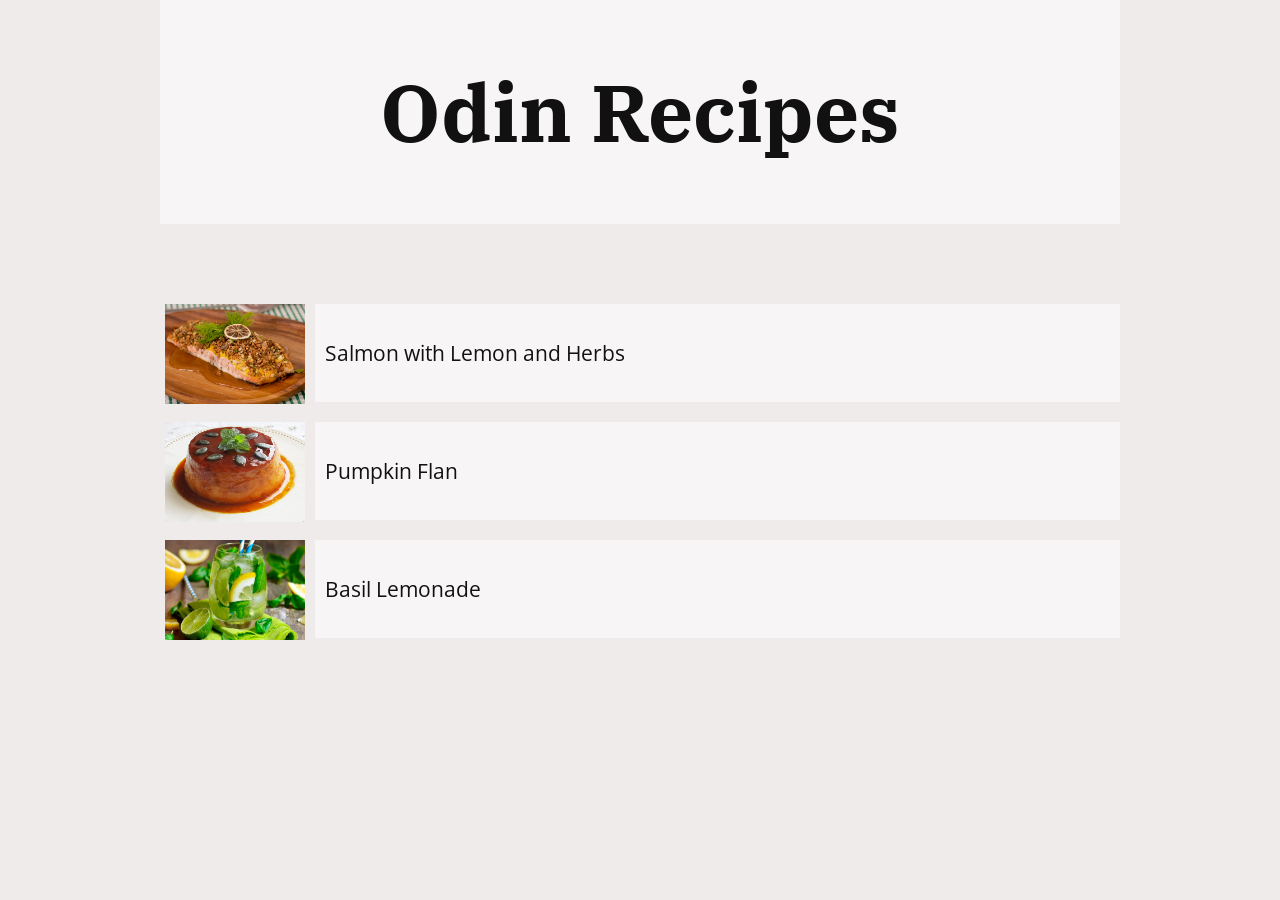
<file: index.html>
<!DOCTYPE html>
<html lang="en">

<head>
    <meta charset="UTF-8">
    <meta name="viewport" content="width=device-width, initial-scale=1.0">
    <title>Odin Recipes</title>
    <link href="https://fonts.googleapis.com/css2?family=Open+Sans:ital,wght@0,300..800;1,300..800&display=swap"
        rel="stylesheet">
    <link
        href="https://fonts.googleapis.com/css2?family=IBM+Plex+Serif:ital,wght@0,100;0,200;0,300;0,400;0,500;0,600;0,700;1,100;1,200;1,300;1,400;1,500;1,600;1,700&display=swap"
        rel="stylesheet">
    <link rel="stylesheet" href="./styles.css">
</head>

<body>
    <div class="page">
        <h1 id="heading-index">Odin Recipes</h1>
        <div class="recipe-box">
            <ul>
                <li>
                    <div class="recipe-item">
                        <img src="./images/salmon.png" alt="a salmon dish served with herbs spread on top of it">
                        <a href="recipes/salmon-lemon-herbs.html">Salmon with Lemon and Herbs</a>
                    </div>
                </li>
                <li>
                    <div class="recipe-item">
                        <img src="./images/pumpkin-flan.png" alt="a full pumpkin flan with caramel presented in a dish">
                        <a href="recipes/pumpkin-flan.html">Pumpkin Flan</a>
                    </div>
                </li>
                <li>
                    <div class="recipe-item">
                        <img src="./images/basil-lemonade.png" alt="glass with lemonade, ice, and basil leaves">
                        <a href="recipes/basil-lemonade.html">Basil Lemonade</a>
                    </div>
                </li>
            </ul>
        </div>
    </div>
</body>

</html>
</file>
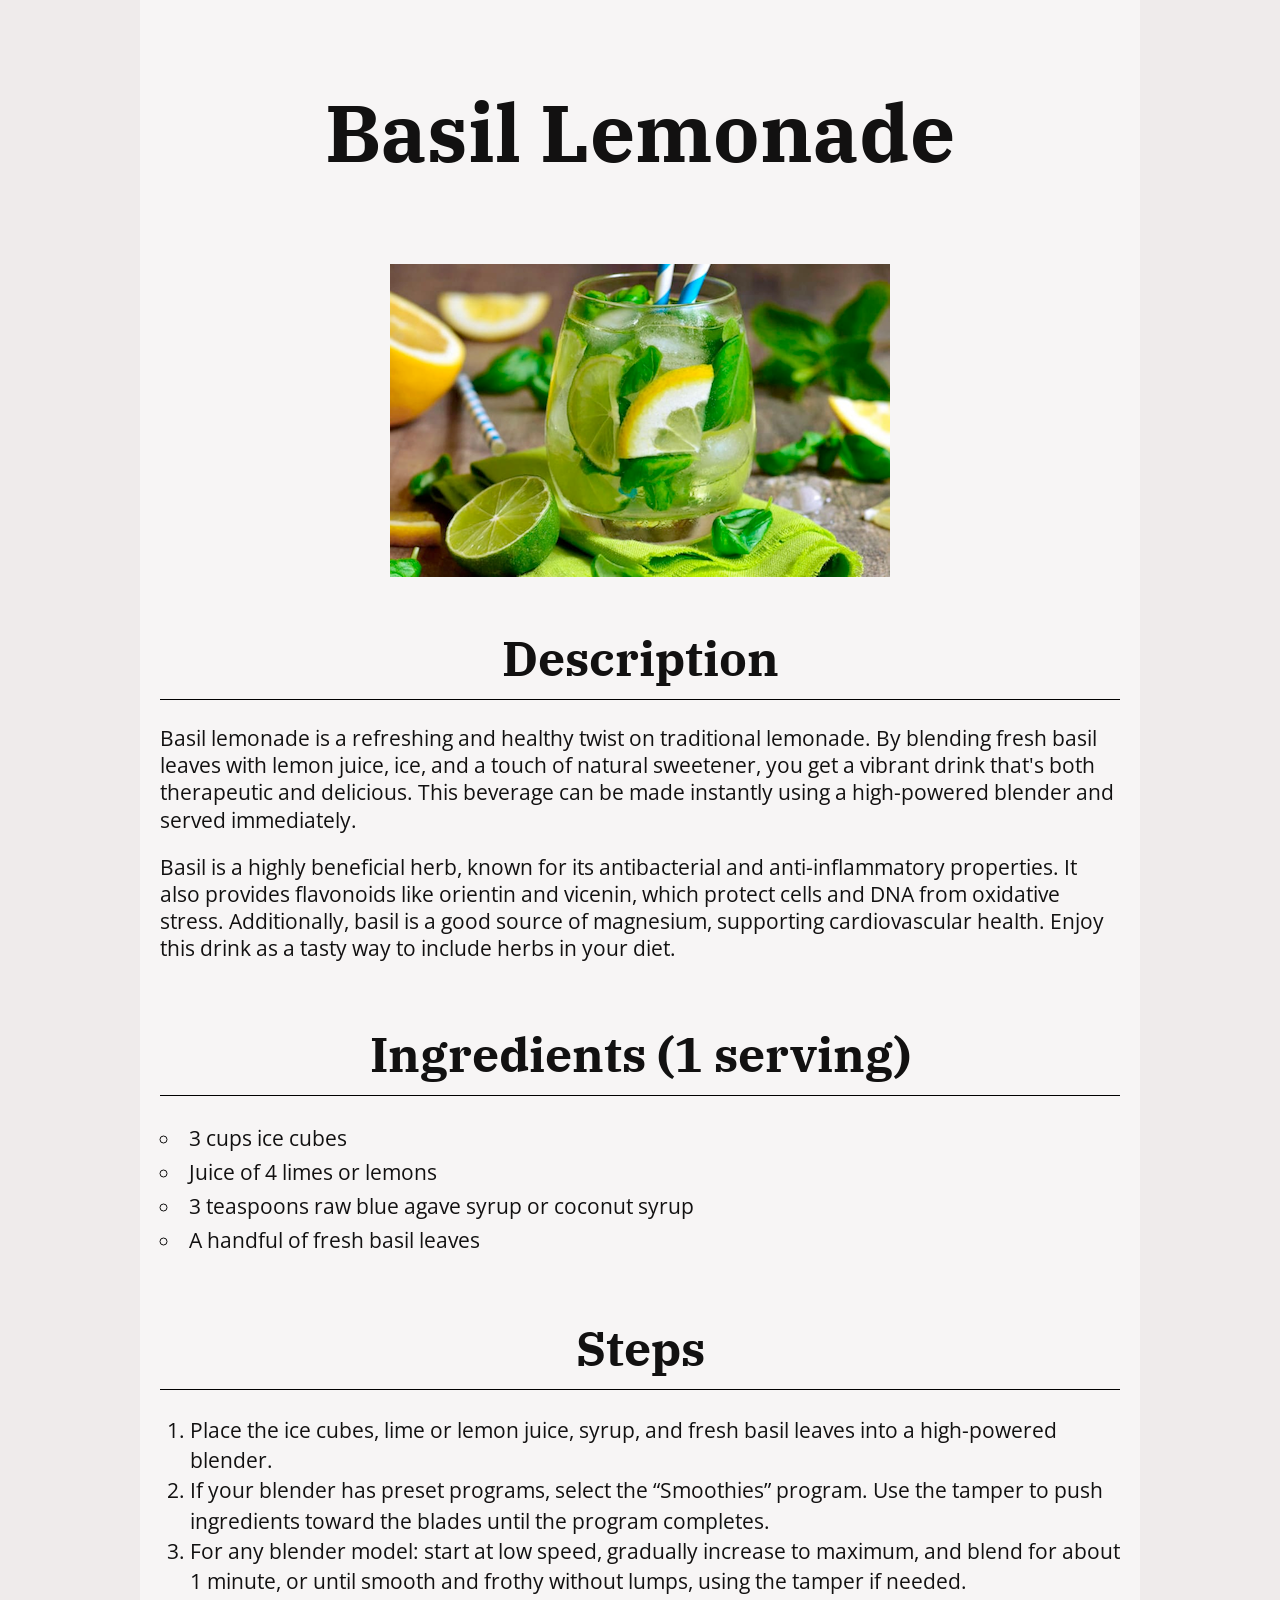
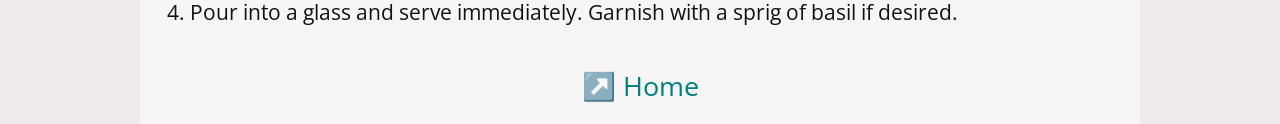
<file: recipes/basil-lemonade.html>
<!DOCTYPE html>
<html lang="en">

<head>
    <meta charset="UTF-8">
    <meta name="viewport" content="width=device-width, initial-scale=1.0">
    <title>Basil Lemonade</title>
    <link href="https://fonts.googleapis.com/css2?family=Open+Sans:ital,wght@0,300..800;1,300..800&display=swap"
        rel="stylesheet">
    <link
        href="https://fonts.googleapis.com/css2?family=IBM+Plex+Serif:ital,wght@0,100;0,200;0,300;0,400;0,500;0,600;0,700;1,100;1,200;1,300;1,400;1,500;1,600;1,700&display=swap"
        rel="stylesheet">
    <link rel="stylesheet" href="../styles.css">
</head>

<body>
    <div class="page recipe">
        <h1>Basil Lemonade</h1>

        <img class="recipe-image" src="../images/basil-lemonade.png"
            alt="Glass of basil lemonade with ice and fresh basil leaves.">
        <div class="description">
            <h2>Description</h2>
            <p>
                Basil lemonade is a refreshing and healthy twist on traditional lemonade. By blending fresh basil
                leaves with lemon juice, ice, and a touch of natural sweetener, you get a vibrant drink that's both
                therapeutic and delicious. This beverage can be made instantly using a high-powered blender and served
                immediately.
            </p>
            <p>
                Basil is a highly beneficial herb, known for its antibacterial and anti-inflammatory properties. It also
                provides flavonoids like orientin and vicenin, which protect cells and DNA from oxidative stress.
                Additionally,
                basil is a good source of magnesium, supporting cardiovascular health. Enjoy this drink as a tasty way
                to
                include herbs in your diet.
            </p>
        </div>
        <div class="ingredients">
            <h2>Ingredients (1 serving)</h2>
            <ul>
                <li>3 cups ice cubes</li>
                <li>Juice of 4 limes or lemons</li>
                <li>3 teaspoons raw blue agave syrup or coconut syrup</li>
                <li>A handful of fresh basil leaves</li>
            </ul>

        </div>
        <div class="steps">
            <h2>Steps</h2>
            <ol>
                <li>Place the ice cubes, lime or lemon juice, syrup, and fresh basil leaves into a high-powered blender.
                </li>
                <li>If your blender has preset programs, select the “Smoothies” program. Use the tamper to push
                    ingredients
                    toward the blades until the program completes.</li>
                <li>For any blender model: start at low speed, gradually increase to maximum, and blend for about 1
                    minute, or
                    until smooth and frothy without lumps, using the tamper if needed.</li>
                <li>Pour into a glass and serve immediately. Garnish with a sprig of basil if desired.</li>
            </ol>
        </div>

        <footer class="footer">
            <a href="../index.html">↗️ Home</a>
        </footer>
    </div>
</body>

</html>
</file>
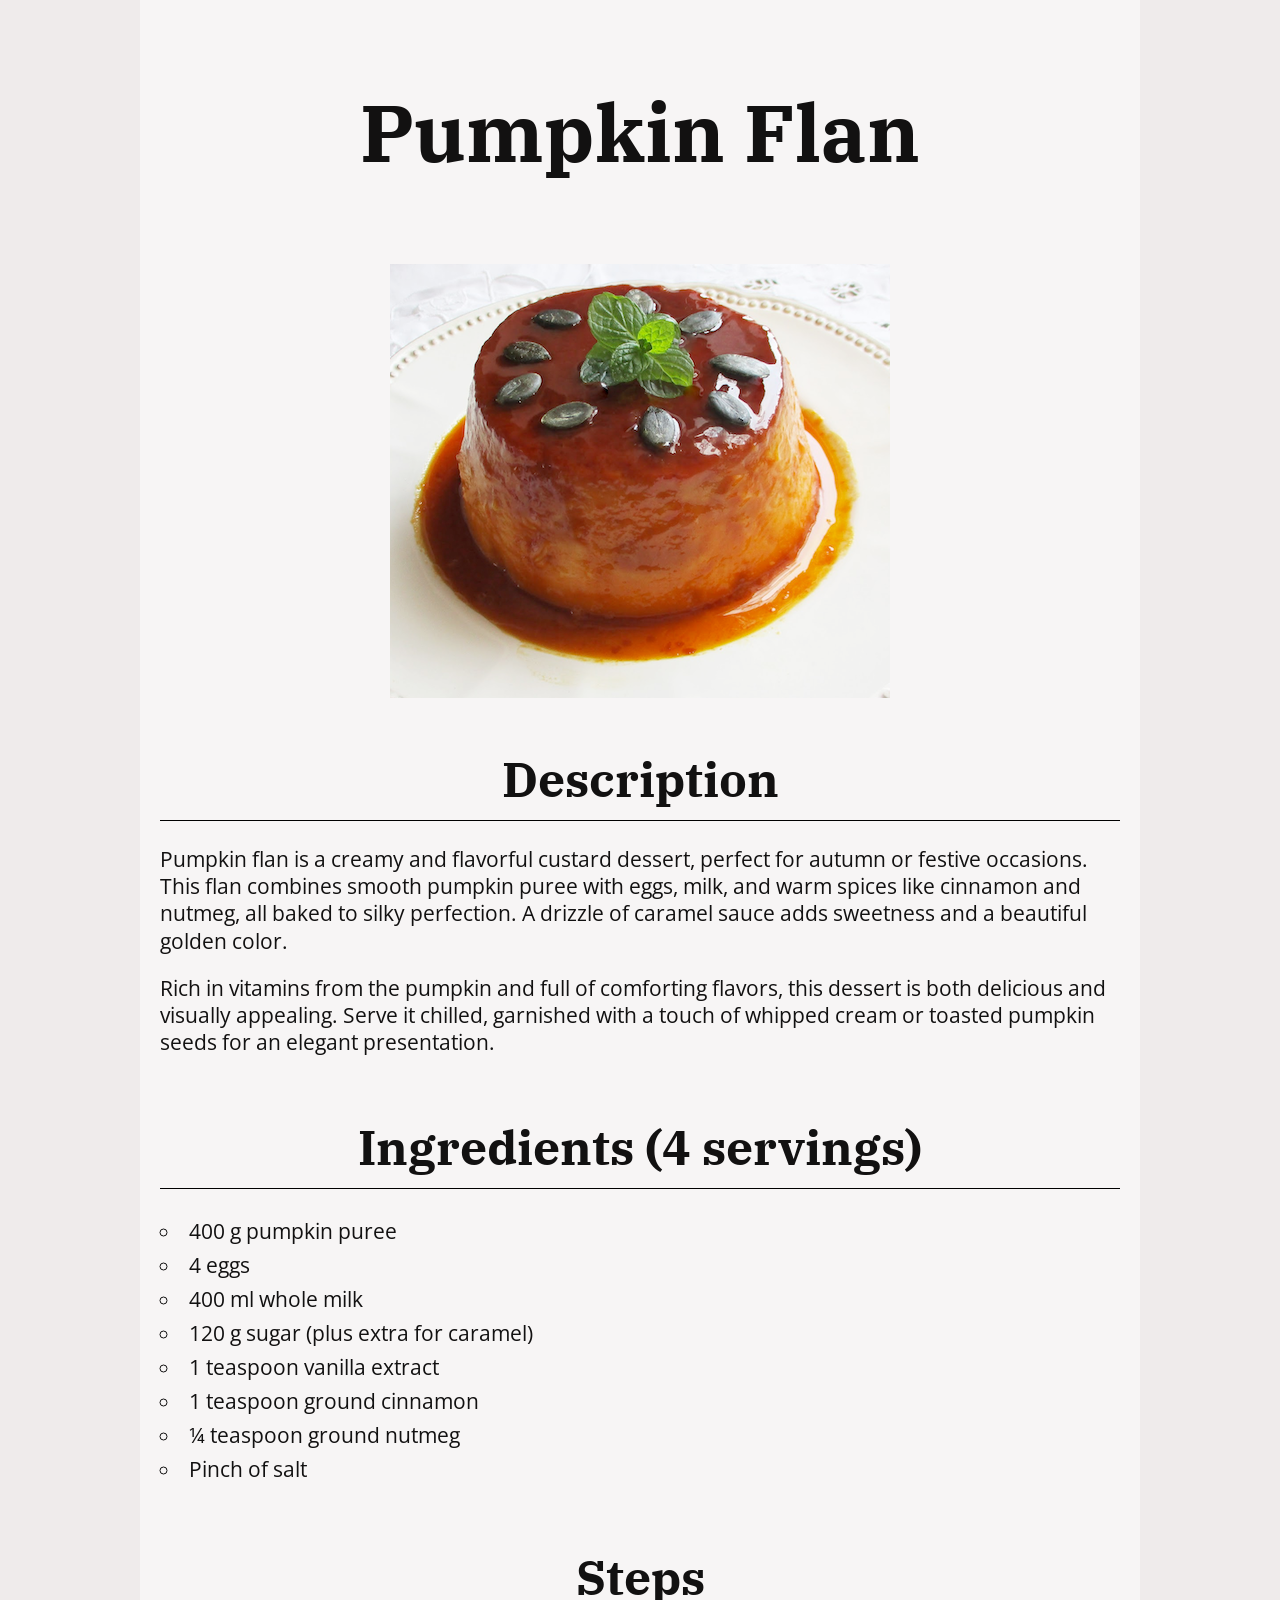
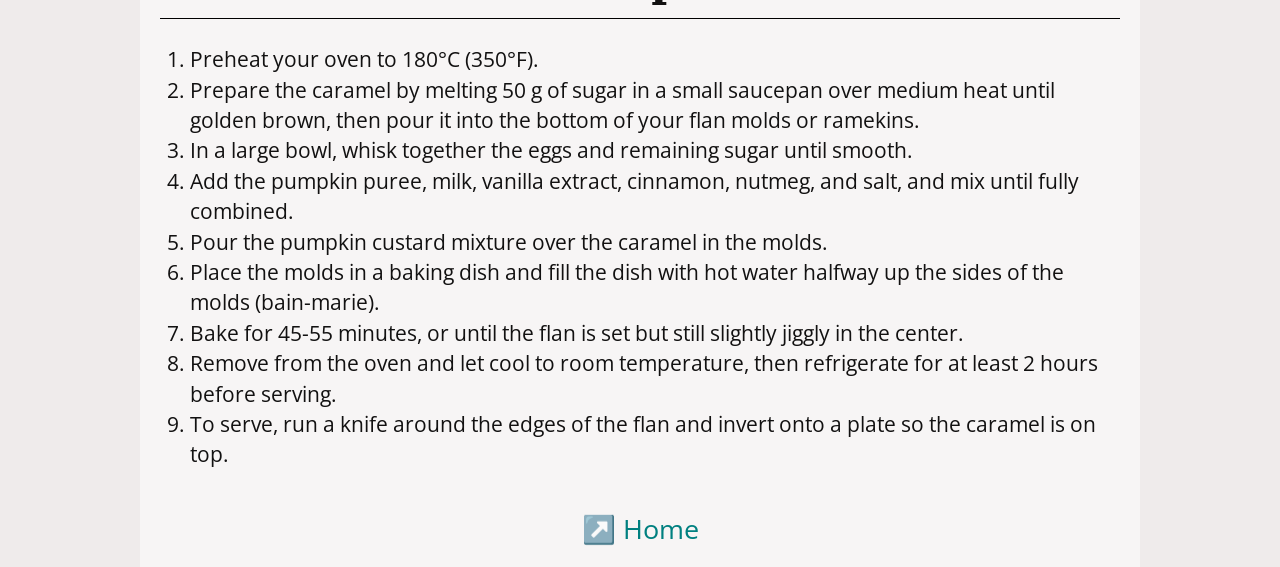
<file: recipes/pumpkin-flan.html>
<!DOCTYPE html>
<html lang="en">

<head>
    <meta charset="UTF-8">
    <meta name="viewport" content="width=device-width, initial-scale=1.0">
    <title>Pumpkin Flan</title>
    <link href="https://fonts.googleapis.com/css2?family=Open+Sans:ital,wght@0,300..800;1,300..800&display=swap"
        rel="stylesheet">
    <link
        href="https://fonts.googleapis.com/css2?family=IBM+Plex+Serif:ital,wght@0,100;0,200;0,300;0,400;0,500;0,600;0,700;1,100;1,200;1,300;1,400;1,500;1,600;1,700&display=swap"
        rel="stylesheet">
    <link rel="stylesheet" href="../styles.css">
</head>

<body>
    <div class="page recipe">
        <h1>Pumpkin Flan</h1>
        <img class="recipe-image" src="../images/pumpkin-flan.png"
            alt="Pumpkin flan dessert served in a ramekin, garnished with caramel sauce.">

        <div class="description">
            <h2>Description</h2>
            <p>
                Pumpkin flan is a creamy and flavorful custard dessert, perfect for autumn or festive occasions.
                This flan combines smooth pumpkin puree with eggs, milk, and warm spices like cinnamon and nutmeg,
                all baked to silky perfection. A drizzle of caramel sauce adds sweetness and a beautiful golden
                color.
            </p>
            <p>
                Rich in vitamins from the pumpkin and full of comforting flavors, this dessert is both delicious and
                visually appealing.
                Serve it chilled, garnished with a touch of whipped cream or toasted pumpkin seeds for an elegant
                presentation.
            </p>
        </div>
        <div class="ingredients">
            <h2>Ingredients (4 servings)</h2>
            <ul>
                <li>400 g pumpkin puree</li>
                <li>4 eggs</li>
                <li>400 ml whole milk</li>
                <li>120 g sugar (plus extra for caramel)</li>
                <li>1 teaspoon vanilla extract</li>
                <li>1 teaspoon ground cinnamon</li>
                <li>¼ teaspoon ground nutmeg</li>
                <li>Pinch of salt</li>
            </ul>

        </div>
        <div class="steps">
            <h2>Steps</h2>
            <ol>
                <li>Preheat your oven to 180°C (350°F).</li>
                <li>Prepare the caramel by melting 50 g of sugar in a small saucepan over medium heat until golden
                    brown, then pour it into the bottom of your flan molds or ramekins.</li>
                <li>In a large bowl, whisk together the eggs and remaining sugar until smooth.</li>
                <li>Add the pumpkin puree, milk, vanilla extract, cinnamon, nutmeg, and salt, and mix until fully
                    combined.</li>
                <li>Pour the pumpkin custard mixture over the caramel in the molds.</li>
                <li>Place the molds in a baking dish and fill the dish with hot water halfway up the sides of the
                    molds (bain-marie).</li>
                <li>Bake for 45-55 minutes, or until the flan is set but still slightly jiggly in the center.</li>
                <li>Remove from the oven and let cool to room temperature, then refrigerate for at least 2 hours
                    before serving.</li>
                <li>To serve, run a knife around the edges of the flan and invert onto a plate so the caramel is on
                    top.</li>
            </ol>
        </div>

        <footer class="footer">
            <a href="../index.html">↗️ Home</a>
        </footer>
    </div>
</body>

</html>
</file>
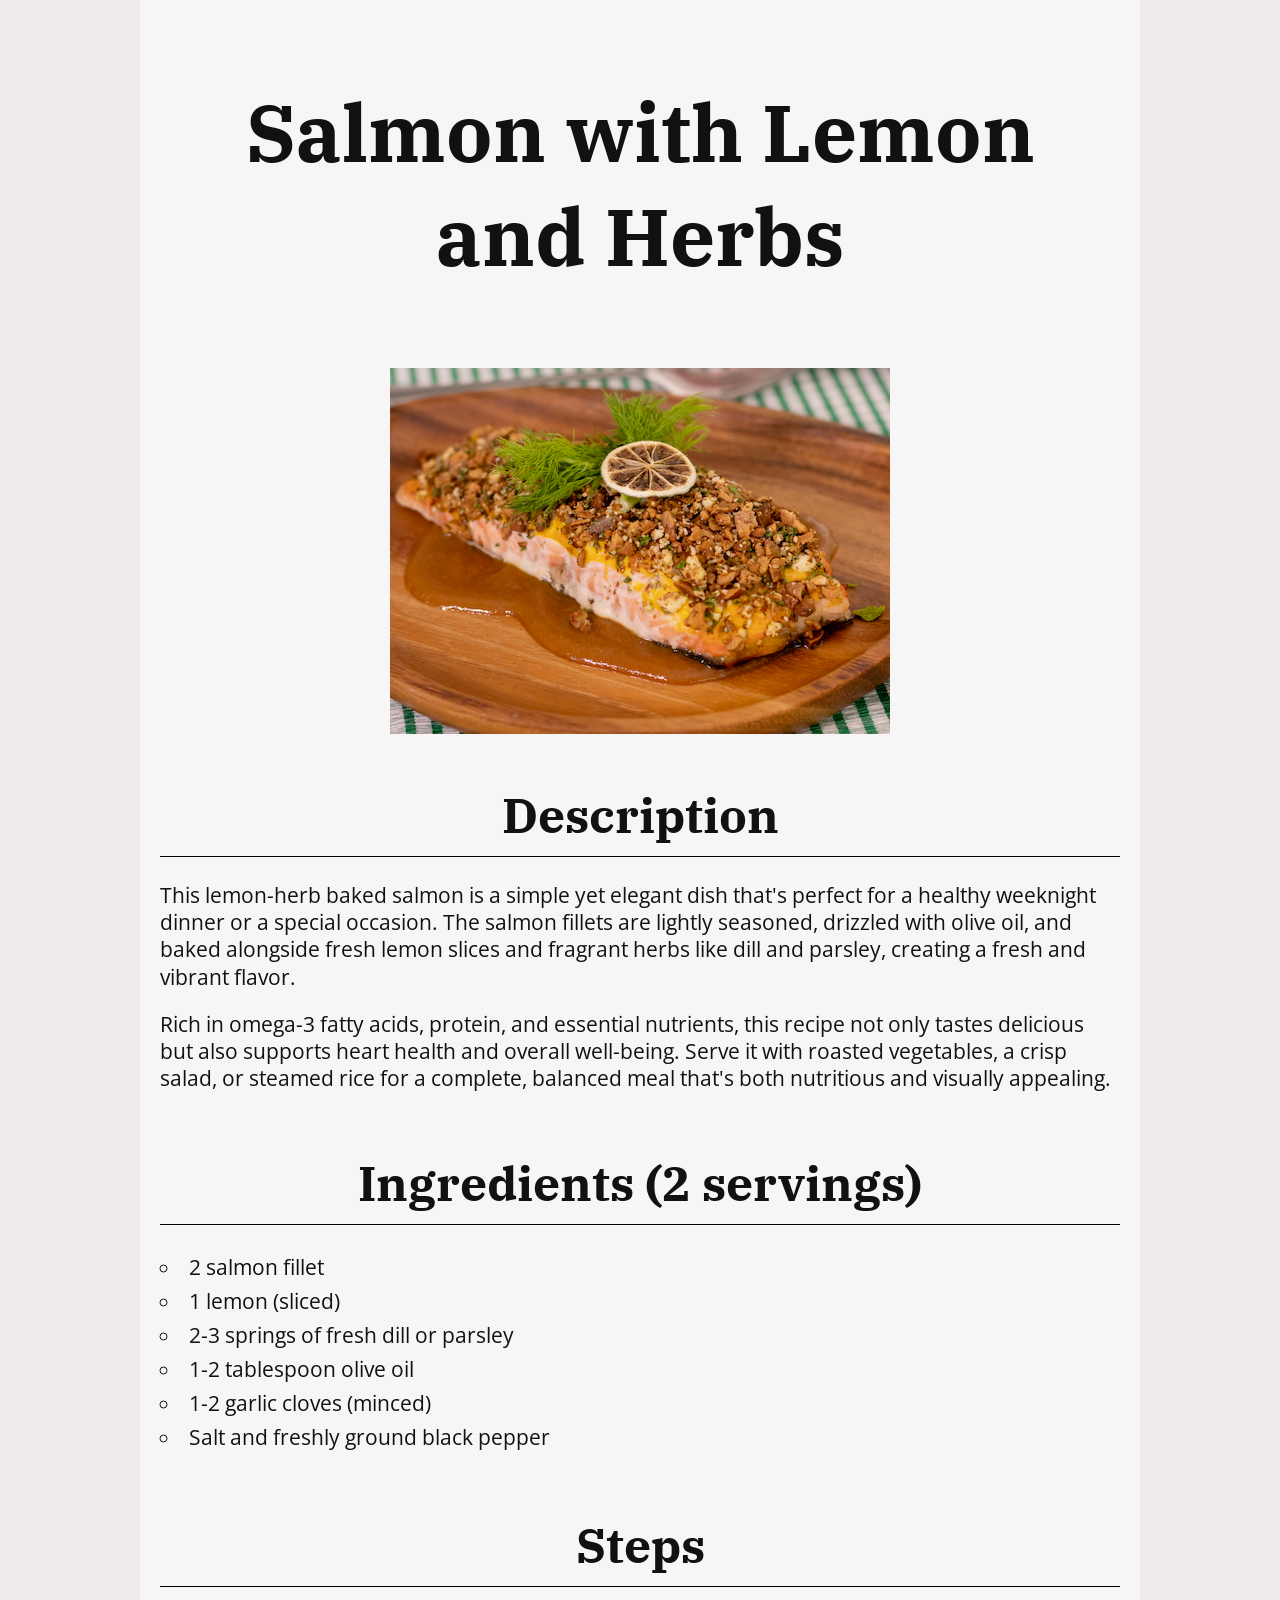
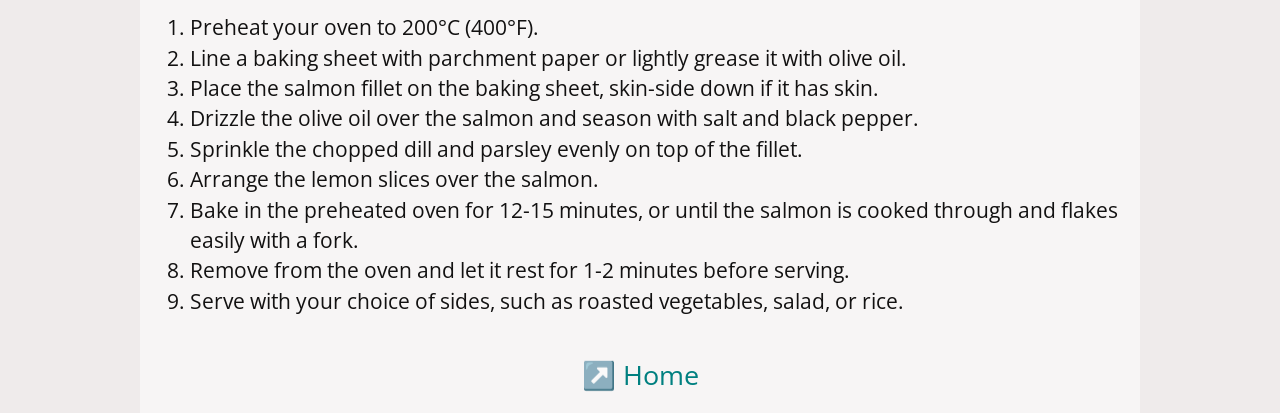
<file: recipes/salmon-lemon-herbs.html>
<!DOCTYPE html>
<html lang="en">

<head>
    <meta charset="UTF-8">
    <meta name="viewport" content="width=device-width, initial-scale=1.0">
    <title>Salmon with Lemon and Herbs</title>
    <link href="https://fonts.googleapis.com/css2?family=Open+Sans:ital,wght@0,300..800;1,300..800&display=swap"
        rel="stylesheet">
    <link
        href="https://fonts.googleapis.com/css2?family=IBM+Plex+Serif:ital,wght@0,100;0,200;0,300;0,400;0,500;0,600;0,700;1,100;1,200;1,300;1,400;1,500;1,600;1,700&display=swap"
        rel="stylesheet">
    <link rel="stylesheet" href="../styles.css">
</head>

<body>
    <div class="page recipe">
        <h1>Salmon with Lemon and Herbs</h1>

        <img class="recipe-image" src="../images/salmon.png" alt="Gourmet Salmon Fillet with Herbs and Lemon.">

   
        <div class="description">
            <h2>Description</h2>
            <p>
                This lemon-herb baked salmon is a simple yet elegant dish that's perfect for a healthy weeknight dinner
                or a special occasion. The salmon fillets are lightly seasoned, drizzled with olive oil, and baked
                alongside fresh lemon slices and fragrant herbs like dill and parsley, creating a fresh and vibrant
                flavor.
            </p>
            <p>
                Rich in omega-3 fatty acids, protein, and essential nutrients, this recipe not only tastes delicious but
                also supports heart health and overall well-being. Serve it with roasted vegetables, a crisp salad, or
                steamed rice for a complete, balanced meal that's both nutritious and visually appealing.
            </p>
        </div>

        <div class="ingredients">
            <h2>Ingredients (2 servings)</h2>
            <ul>
                <li>2 salmon fillet</li>
                <li>1 lemon (sliced)</li>
                <li>2-3 springs of fresh dill or parsley</li>
                <li>1-2 tablespoon olive oil</li>
                <li>1-2 garlic cloves (minced)</li>
                <li>Salt and freshly ground black pepper</li>
            </ul>
        </div>

        <div class="steps">
            <h2>Steps</h2>
            <ol>
                <li>Preheat your oven to 200°C (400°F).</li>
                <li>Line a baking sheet with parchment paper or lightly grease it with olive oil.</li>
                <li>Place the salmon fillet on the baking sheet, skin-side down if it has skin.</li>
                <li>Drizzle the olive oil over the salmon and season with salt and black pepper.</li>
                <li>Sprinkle the chopped dill and parsley evenly on top of the fillet.</li>
                <li>Arrange the lemon slices over the salmon.</li>
                <li>Bake in the preheated oven for 12-15 minutes, or until the salmon is cooked through and flakes
                    easily
                    with a
                    fork.</li>
                <li>Remove from the oven and let it rest for 1-2 minutes before serving.</li>
                <li>Serve with your choice of sides, such as roasted vegetables, salad, or rice.</li>
            </ol>
        </div>
      

        <footer class="footer">
            <a href="../index.html">↗️ Home</a>
        </footer>
    </div>
</body>

</html>
</file>
<file: styles.css>
* {
    margin: 0;
    padding: 0;
    box-sizing: border-box;
}

body {
    background-color: rgba(236, 231, 231, 0.828);
    color: rgb(18, 17, 17);
}

.page {
    width: 1000px;
    height: auto;
    margin: 0 auto;
    padding: 0 20px;
    font-family: "Open Sans", sans-serif;
}

.page.recipe {
    background-color: rgba(255, 255, 255, 0.5);
}

h1,
h2,
h3,
h4,
h5,
h6 {
    font-family: "IBM Plex Serif", serif;
    text-align: center;
}

h1 {
    font-size: 5.0rem;
    padding: 80px;
}

#heading-index {
    background-color: rgba(255, 255, 255, 0.5);
    margin-bottom: 80px;
    padding: 60px;
}

.recipe-box {
    width: 805px;
    margin-left: auto;
}

.recipe-box ul {
    list-style-type: none;
}

.recipe-box li {
    background-color: rgba(255, 255, 255, 0.5);
    font-size: 1.5rem;
    padding: 10px;
    margin-bottom: 20px;
}

.recipe-item {
    position: relative;
    padding: 25px 0;
}

.recipe-item img {
    height: 100px;
    width: 140px;
    float: flex;
    position: absolute;
    left: -160px;
    top: -10px;
}

.recipe-item a {
    text-decoration: none;
    color: rgb(18, 17, 17);
}

.recipe-image {
    display: block;
    min-width: 400px;
    margin: 0 auto;
    margin-bottom: 50px;

}

h2 {
    font-size: 3.0rem;
    margin-top: 60px;
    margin-bottom: 25px;
    border-bottom: 1px black solid;
    padding-bottom: 10px;
}

.description h2 {
    margin-top: 20px;
}

.page p,
.page li {
    font-family: inherit;
    font-size: 1.3rem;
}

.description p {
    margin-bottom: 20px;
    line-height: 1.7rem;
}

.description p :last-of-type {
    margin-bottom: 0;
}

.ingredients ul {
    list-style-position: inside;
    list-style-type: circle;
}

.ingredients li {
    padding: 3px 0;
}

.steps ol {
    padding-left: 30px;
    list-style-type: decimal;
}

.steps li {
    line-height: 1.9rem;
}

.footer {
    /* background-color: bisque; */
    padding: 20px;
    margin-top: 20px;
    text-align: center;
}

.footer a {
    text-decoration: none;
    font-size: 1.7rem;
    color: teal;
}
</file>
